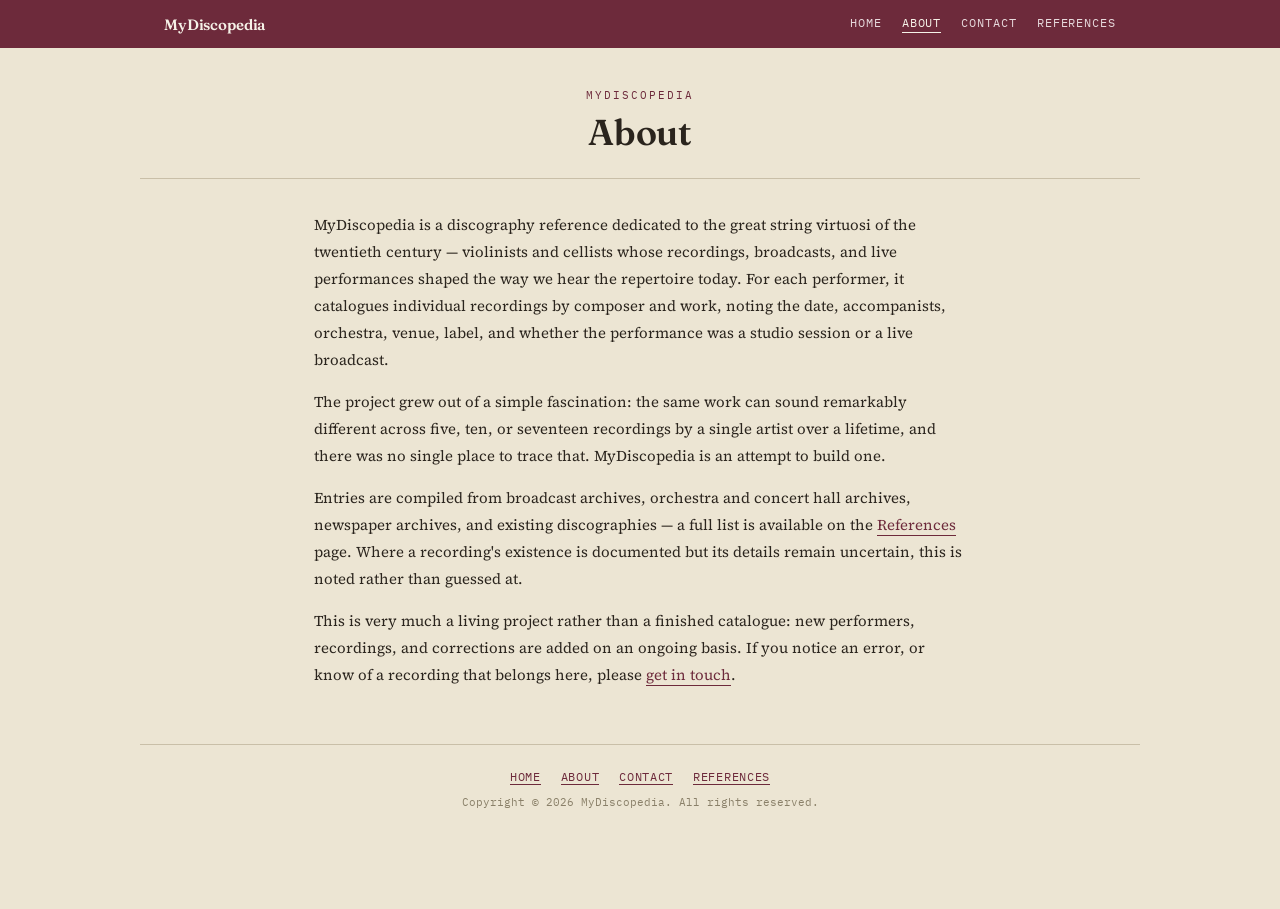
<file: docs/about.html>
<!DOCTYPE html>
<html lang="en">
<head>
<meta charset="UTF-8">
<meta name="viewport" content="width=device-width, initial-scale=1.0">
<meta name="robots" content="index, follow">
<meta name="description" content="About MyDiscopedia, a discography reference for 20th-century string virtuosi.">
<title>About — MyDiscopedia</title>
<link rel="preconnect" href="https://fonts.googleapis.com">
<link href="https://fonts.googleapis.com/css2?family=Fraunces:opsz,wght@9..144,500;9..144,600&family=Source+Serif+4:ital,wght@0,400;0,600;1,400&family=IBM+Plex+Mono:wght@400;500;600&display=swap" rel="stylesheet">
<link rel="stylesheet" href="assets/style.css">
</head>
<body>

<nav class="site-nav">
  <div class="site-nav-inner">
    <a class="site-nav-brand" href="index.html">MyDiscopedia</a>
    <div class="site-nav-links">
      <a href="index.html">Home</a>
      <a href="about.html" class="active">About</a>
      <a href="contact.html">Contact</a>
      <a href="references.html">References</a>
    </div>
  </div>
</nav>

<header>
  <div class="eyebrow">MyDiscopedia</div>
  <h1>About</h1>
</header>

<div class="page-content">
  <p>MyDiscopedia is a discography reference dedicated to the great string virtuosi of the twentieth century — violinists and cellists whose recordings, broadcasts, and live performances shaped the way we hear the repertoire today. For each performer, it catalogues individual recordings by composer and work, noting the date, accompanists, orchestra, venue, label, and whether the performance was a studio session or a live broadcast.</p>

  <p>The project grew out of a simple fascination: the same work can sound remarkably different across five, ten, or seventeen recordings by a single artist over a lifetime, and there was no single place to trace that. MyDiscopedia is an attempt to build one.</p>

  <p>Entries are compiled from broadcast archives, orchestra and concert hall archives, newspaper archives, and existing discographies — a full list is available on the <a href="references.html">References</a> page. Where a recording's existence is documented but its details remain uncertain, this is noted rather than guessed at.</p>

  <p>This is very much a living project rather than a finished catalogue: new performers, recordings, and corrections are added on an ongoing basis. If you notice an error, or know of a recording that belongs here, please <a href="contact.html">get in touch</a>.</p>
</div>

<footer class="site-footer">
  <div class="site-footer-links">
    <a href="index.html">Home</a>
    <a href="about.html">About</a>
    <a href="contact.html">Contact</a>
    <a href="references.html">References</a>
  </div>
  <div class="site-footer-copyright">
    Copyright &copy; <span class="copyright-year"></span> MyDiscopedia. All rights reserved.
  </div>
</footer>
<script>
  document.querySelectorAll('.copyright-year').forEach(function(el){
    el.textContent = new Date().getFullYear();
  });
</script>
<!-- Cloudflare Web Analytics --><script type='module' src='https://static.cloudflareinsights.com/beacon.min.js' data-cf-beacon='{"token": "b9a97dcd81da4359a59337e5ae99e20b"}'></script><!-- End Cloudflare Web Analytics -->

</body>
</html>
</file>
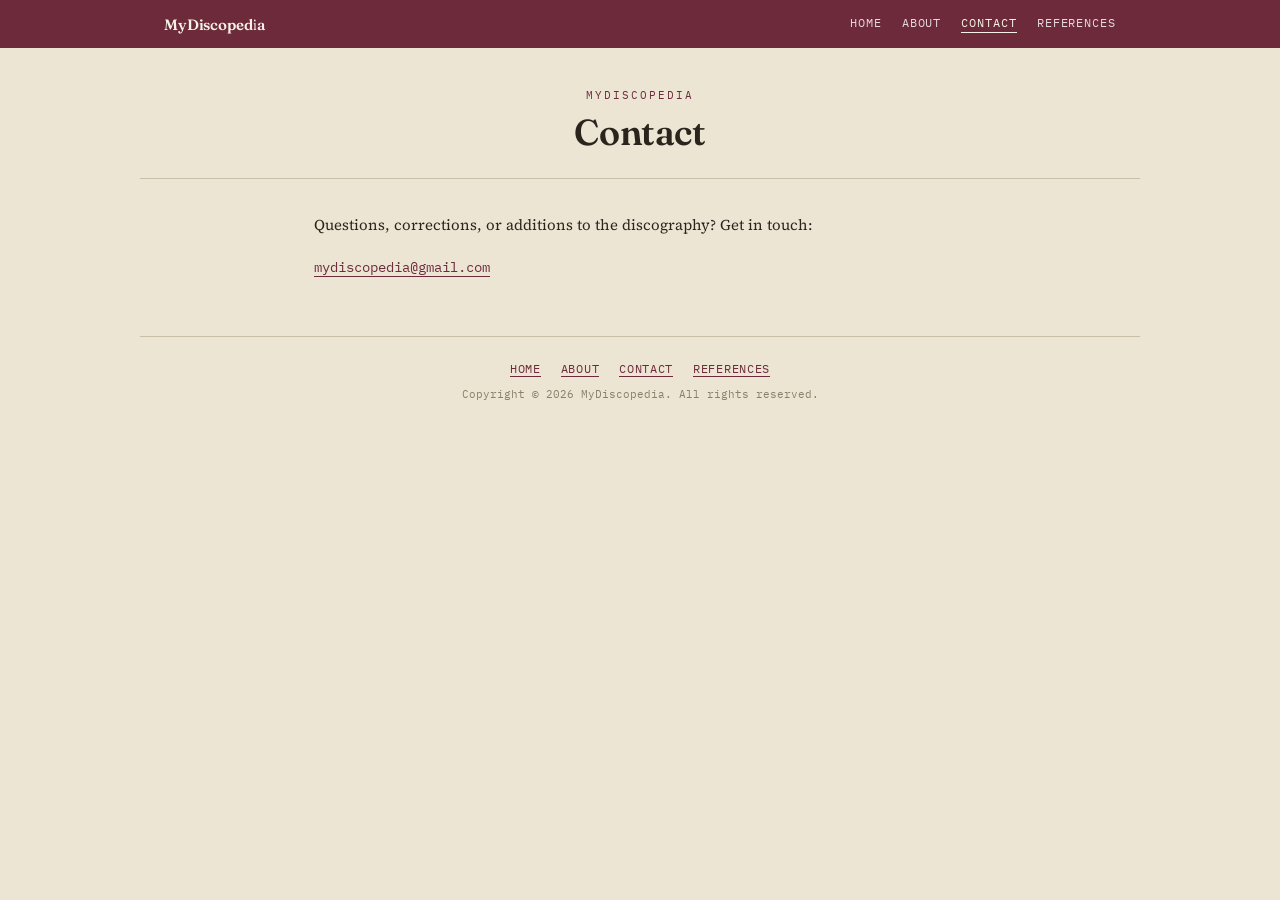
<file: docs/contact.html>
<!DOCTYPE html>
<html lang="en">
<head>
<meta charset="UTF-8">
<meta name="viewport" content="width=device-width, initial-scale=1.0">
<meta name="robots" content="index, follow">
<meta name="description" content="Contact MyDiscopedia with corrections, additions, or questions about the discography.">
<title>Contact — MyDiscopedia</title>
<link rel="preconnect" href="https://fonts.googleapis.com">
<link href="https://fonts.googleapis.com/css2?family=Fraunces:opsz,wght@9..144,500;9..144,600&family=Source+Serif+4:ital,wght@0,400;0,600;1,400&family=IBM+Plex+Mono:wght@400;500;600&display=swap" rel="stylesheet">
<link rel="stylesheet" href="assets/style.css">
</head>
<body>

<nav class="site-nav">
  <div class="site-nav-inner">
    <a class="site-nav-brand" href="index.html">MyDiscopedia</a>
    <div class="site-nav-links">
      <a href="index.html">Home</a>
      <a href="about.html">About</a>
      <a href="contact.html" class="active">Contact</a>
      <a href="references.html">References</a>
    </div>
  </div>
</nav>

<header>
  <div class="eyebrow">MyDiscopedia</div>
  <h1>Contact</h1>
</header>

<div class="page-content">
  <p>Questions, corrections, or additions to the discography? Get in touch:</p>
  <p><a class="contact-email" href="mailto:mydiscopedia@gmail.com">mydiscopedia@gmail.com</a></p>
</div>

<footer class="site-footer">
  <div class="site-footer-links">
    <a href="index.html">Home</a>
    <a href="about.html">About</a>
    <a href="contact.html">Contact</a>
    <a href="references.html">References</a>
  </div>
  <div class="site-footer-copyright">
    Copyright &copy; <span class="copyright-year"></span> MyDiscopedia. All rights reserved.
  </div>
</footer>
<script>
  document.querySelectorAll('.copyright-year').forEach(function(el){
    el.textContent = new Date().getFullYear();
  });
</script>
<!-- Cloudflare Web Analytics --><script type='module' src='https://static.cloudflareinsights.com/beacon.min.js' data-cf-beacon='{"token": "b9a97dcd81da4359a59337e5ae99e20b"}'></script><!-- End Cloudflare Web Analytics -->

</body>
</html>
</file>
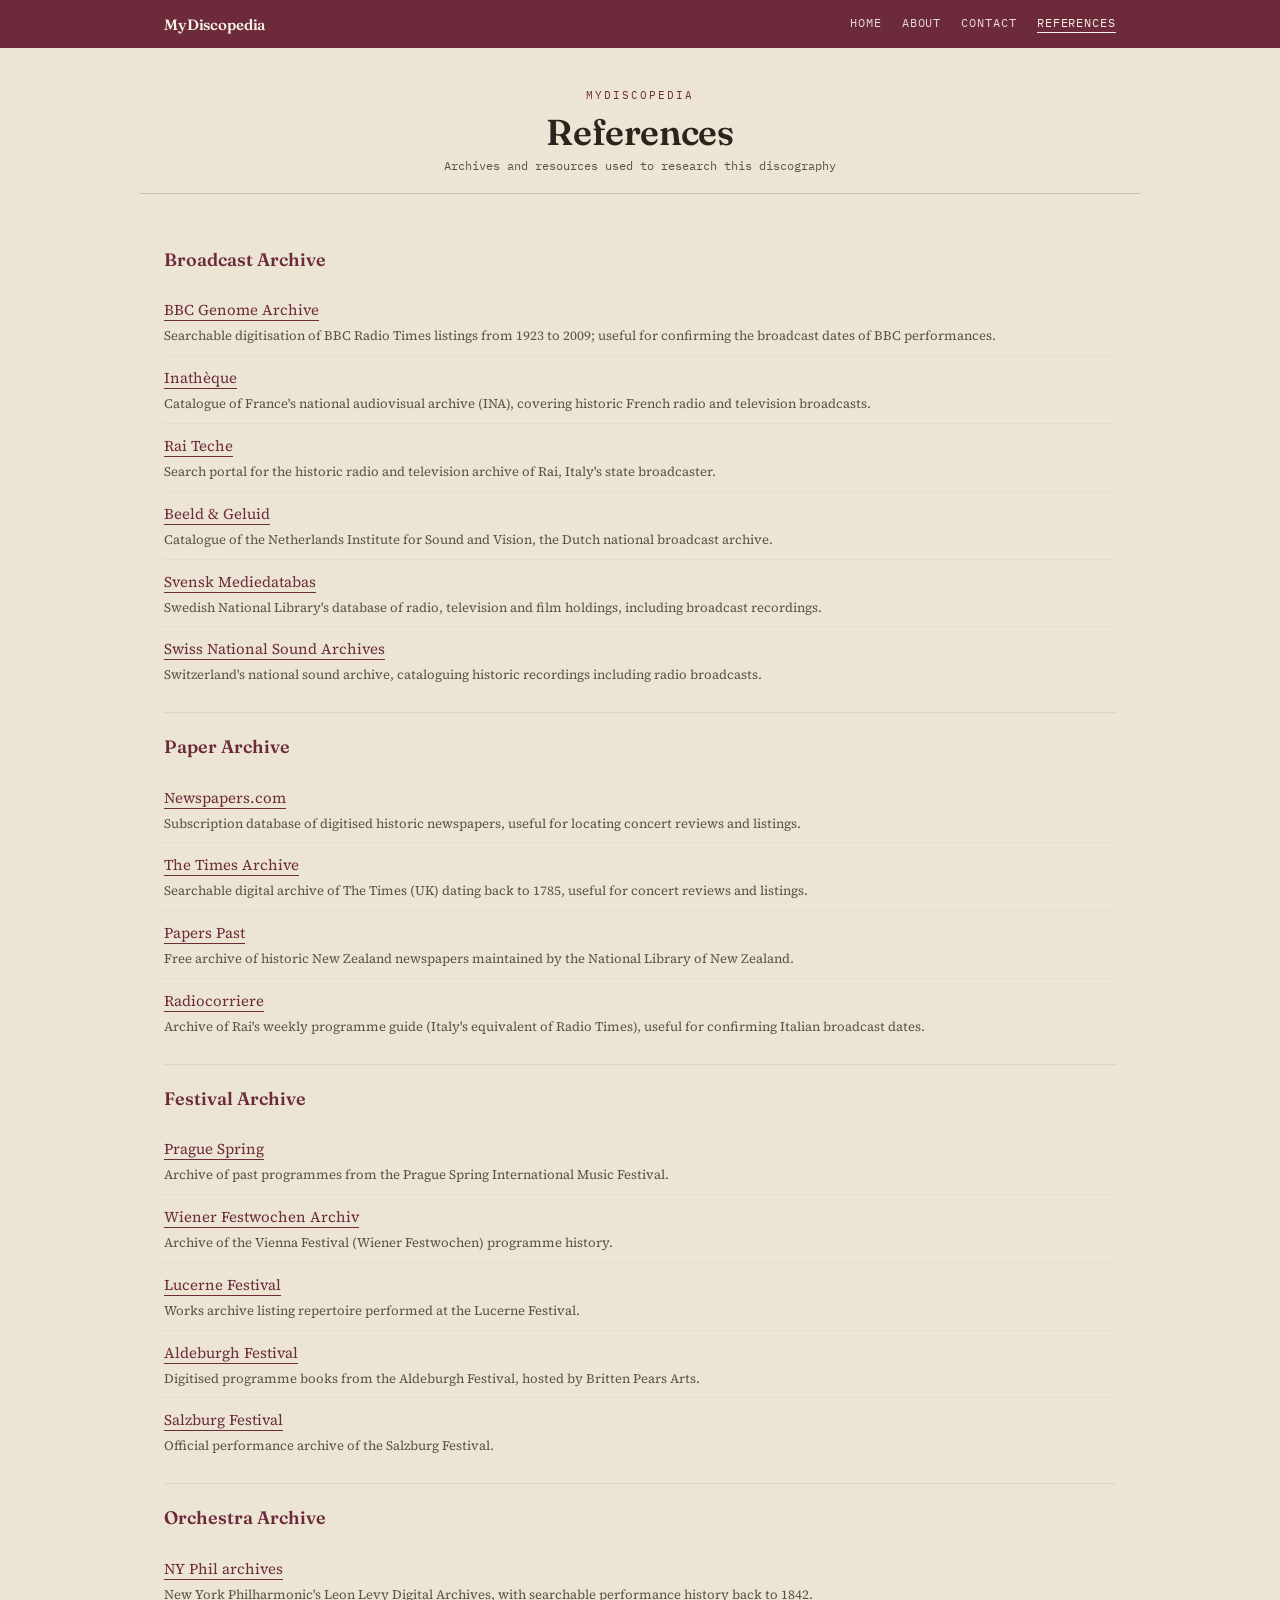
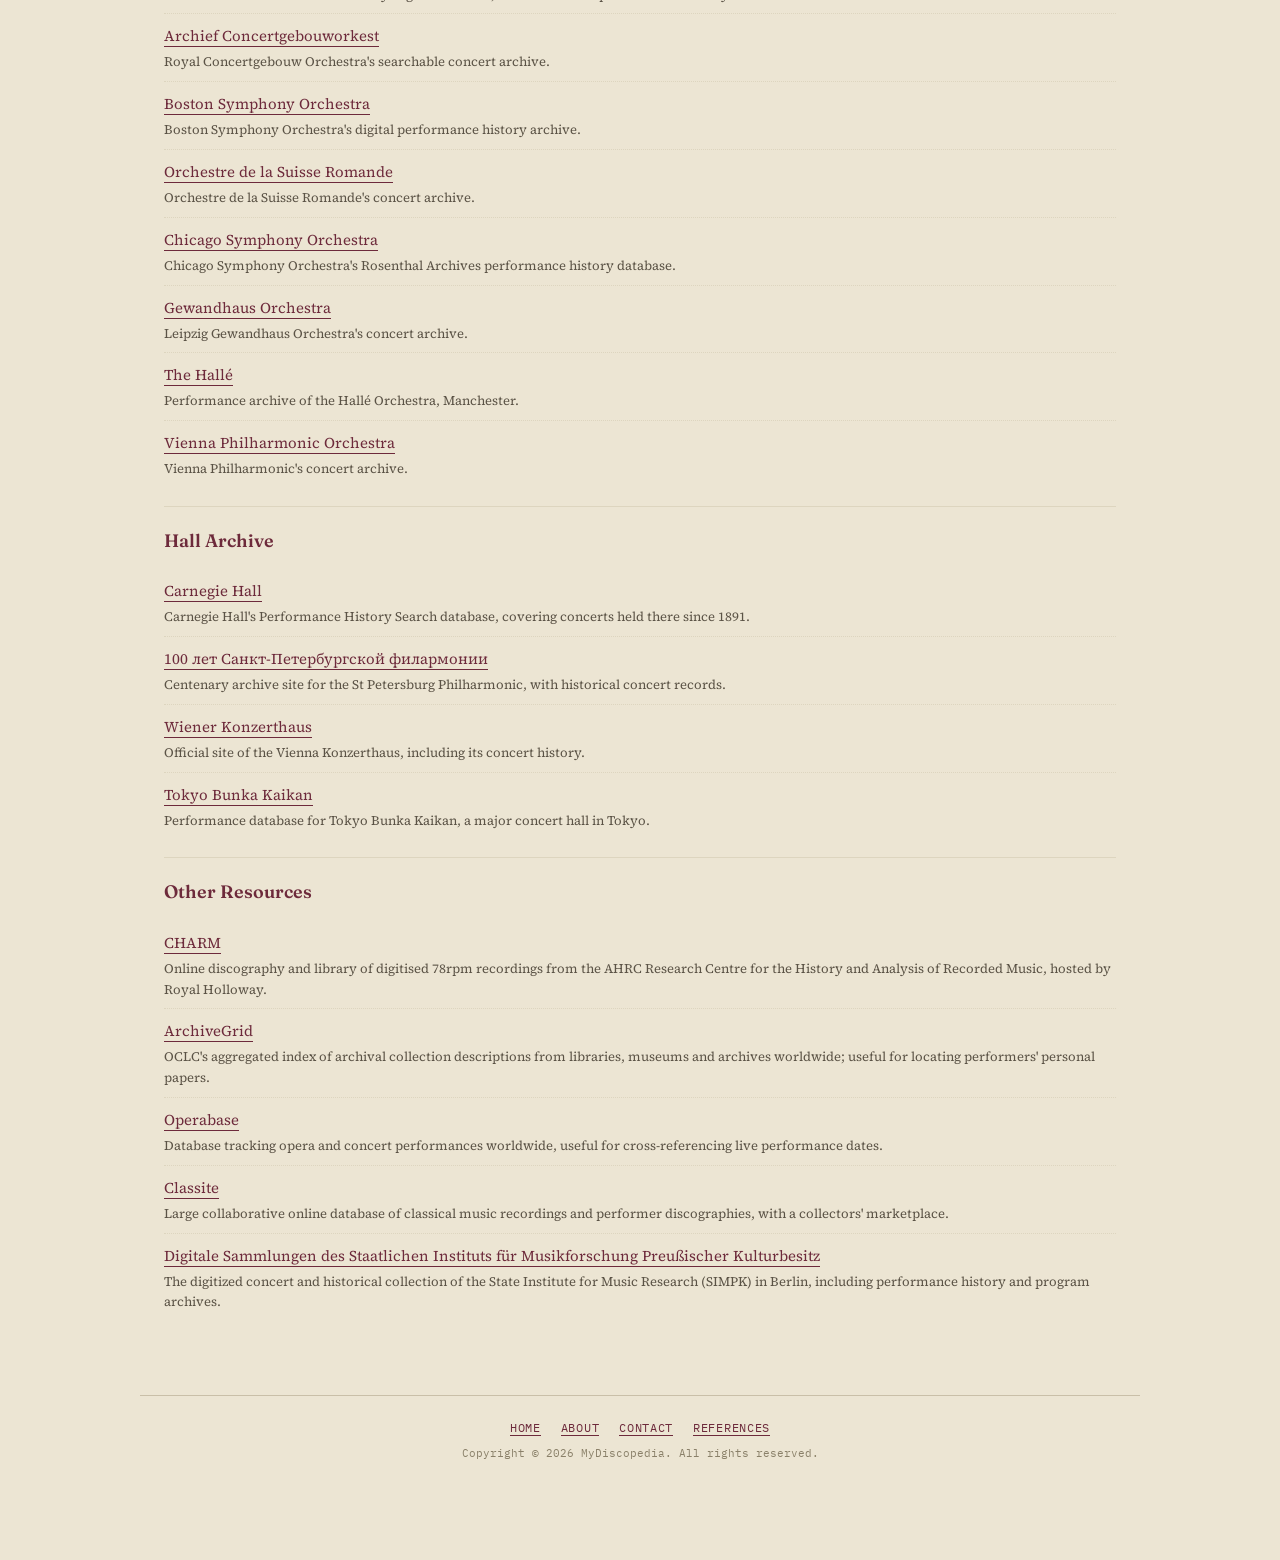
<file: docs/references.html>
<!DOCTYPE html>
<html lang="en">
<head>
<meta charset="UTF-8">
<meta name="viewport" content="width=device-width, initial-scale=1.0">
<meta name="robots" content="index, follow">
<meta name="description" content="Archives and resources used to research the MyDiscopedia discography, including broadcast archives, orchestra archives, and newspaper archives.">
<title>References — MyDiscopedia</title>
<link rel="preconnect" href="https://fonts.googleapis.com">
<link href="https://fonts.googleapis.com/css2?family=Fraunces:opsz,wght@9..144,500;9..144,600&family=Source+Serif+4:ital,wght@0,400;0,600;1,400&family=IBM+Plex+Mono:wght@400;500;600&display=swap" rel="stylesheet">
<link rel="stylesheet" href="assets/style.css">
</head>
<body>

<nav class="site-nav">
  <div class="site-nav-inner">
    <a class="site-nav-brand" href="index.html">MyDiscopedia</a>
    <div class="site-nav-links">
      <a href="index.html">Home</a>
      <a href="about.html">About</a>
      <a href="contact.html">Contact</a>
      <a href="references.html" class="active">References</a>
    </div>
  </div>
</nav>

<header>
  <div class="eyebrow">MyDiscopedia</div>
  <h1>References</h1>
  <div class="sub">Archives and resources used to research this discography</div>
</header>

<div class="page-content page-content--wide">
  <section class="ref-category">
    <h2 class="ref-category-title">Broadcast Archive</h2>
    <div class="ref-entry">
      <a class="ref-name" href="https://genome.ch.bbc.co.uk/" target="_blank" rel="noopener noreferrer">BBC Genome Archive</a>
      <div class="ref-desc">Searchable digitisation of BBC Radio Times listings from 1923 to 2009; useful for confirming the broadcast dates of BBC performances.</div>
    </div>
    <div class="ref-entry">
      <a class="ref-name" href="https://catalogue.ina.fr/" target="_blank" rel="noopener noreferrer">Inathèque</a>
      <div class="ref-desc">Catalogue of France's national audiovisual archive (INA), covering historic French radio and television broadcasts.</div>
    </div>
    <div class="ref-entry">
      <a class="ref-name" href="http://www.osn.teche.rai.it/Search.aspx?lang=en" target="_blank" rel="noopener noreferrer">Rai Teche</a>
      <div class="ref-desc">Search portal for the historic radio and television archive of Rai, Italy's state broadcaster.</div>
    </div>
    <div class="ref-entry">
      <a class="ref-name" href="https://zoeken.beeldengeluid.nl/" target="_blank" rel="noopener noreferrer">Beeld & Geluid</a>
      <div class="ref-desc">Catalogue of the Netherlands Institute for Sound and Vision, the Dutch national broadcast archive.</div>
    </div>
    <div class="ref-entry">
      <a class="ref-name" href="https://smdb.kb.se/" target="_blank" rel="noopener noreferrer">Svensk Mediedatabas</a>
      <div class="ref-desc">Swedish National Library's database of radio, television and film holdings, including broadcast recordings.</div>
    </div>
    <div class="ref-entry">
      <a class="ref-name" href="http://www.fonoteca.ch/" target="_blank" rel="noopener noreferrer">Swiss National Sound Archives</a>
      <div class="ref-desc">Switzerland's national sound archive, cataloguing historic recordings including radio broadcasts.</div>
    </div>
  </section>
  <section class="ref-category">
    <h2 class="ref-category-title">Paper Archive</h2>
    <div class="ref-entry">
      <a class="ref-name" href="https://www.newspapers.com/" target="_blank" rel="noopener noreferrer">Newspapers.com</a>
      <div class="ref-desc">Subscription database of digitised historic newspapers, useful for locating concert reviews and listings.</div>
    </div>
    <div class="ref-entry">
      <a class="ref-name" href="https://www.thetimes.com/archive" target="_blank" rel="noopener noreferrer">The Times Archive</a>
      <div class="ref-desc">Searchable digital archive of The Times (UK) dating back to 1785, useful for concert reviews and listings.</div>
    </div>
    <div class="ref-entry">
      <a class="ref-name" href="https://paperspast.natlib.govt.nz/newspapers" target="_blank" rel="noopener noreferrer">Papers Past</a>
      <div class="ref-desc">Free archive of historic New Zealand newspapers maintained by the National Library of New Zealand.</div>
    </div>
    <div class="ref-entry">
      <a class="ref-name" href="http://www.radiocorriere.teche.rai.it/Archivio.aspx" target="_blank" rel="noopener noreferrer">Radiocorriere</a>
      <div class="ref-desc">Archive of Rai's weekly programme guide (Italy's equivalent of Radio Times), useful for confirming Italian broadcast dates.</div>
    </div>
  </section>
  <section class="ref-category">
    <h2 class="ref-category-title">Festival Archive</h2>
    <div class="ref-entry">
      <a class="ref-name" href="https://festival.cz/en/about-us/festival-events-archive/" target="_blank" rel="noopener noreferrer">Prague Spring</a>
      <div class="ref-desc">Archive of past programmes from the Prague Spring International Music Festival.</div>
    </div>
    <div class="ref-entry">
      <a class="ref-name" href="https://archiv.festwochen.at/" target="_blank" rel="noopener noreferrer">Wiener Festwochen Archiv</a>
      <div class="ref-desc">Archive of the Vienna Festival (Wiener Festwochen) programme history.</div>
    </div>
    <div class="ref-entry">
      <a class="ref-name" href="https://442hz.com/de/ensembles/Lucerne_Festival/werkarchiv/" target="_blank" rel="noopener noreferrer">Lucerne Festival</a>
      <div class="ref-desc">Works archive listing repertoire performed at the Lucerne Festival.</div>
    </div>
    <div class="ref-entry">
      <a class="ref-name" href="https://www.brittenpearsarts.org/aldeburgh-festival-of-music-and-the-arts-festival-programme-books" target="_blank" rel="noopener noreferrer">Aldeburgh Festival</a>
      <div class="ref-desc">Digitised programme books from the Aldeburgh Festival, hosted by Britten Pears Arts.</div>
    </div>
    <div class="ref-entry">
      <a class="ref-name" href="https://www.salzburgerfestspiele.at/en/archive" target="_blank" rel="noopener noreferrer">Salzburg Festival</a>
      <div class="ref-desc">Official performance archive of the Salzburg Festival.</div>
    </div>
  </section>
  <section class="ref-category">
    <h2 class="ref-category-title">Orchestra Archive</h2>
    <div class="ref-entry">
      <a class="ref-name" href="https://archives.nyphil.org/" target="_blank" rel="noopener noreferrer">NY Phil archives</a>
      <div class="ref-desc">New York Philharmonic's Leon Levy Digital Archives, with searchable performance history back to 1842.</div>
    </div>
    <div class="ref-entry">
      <a class="ref-name" href="https://archief.concertgebouworkest.nl/en/archive/search/" target="_blank" rel="noopener noreferrer">Archief Concertgebouworkest</a>
      <div class="ref-desc">Royal Concertgebouw Orchestra's searchable concert archive.</div>
    </div>
    <div class="ref-entry">
      <a class="ref-name" href="https://archives.bso.org/" target="_blank" rel="noopener noreferrer">Boston Symphony Orchestra</a>
      <div class="ref-desc">Boston Symphony Orchestra's digital performance history archive.</div>
    </div>
    <div class="ref-entry">
      <a class="ref-name" href="https://www.osr.ch/en/concerts-tickets/archives" target="_blank" rel="noopener noreferrer">Orchestre de la Suisse Romande</a>
      <div class="ref-desc">Orchestre de la Suisse Romande's concert archive.</div>
    </div>
    <div class="ref-entry">
      <a class="ref-name" href="https://oldtheodore.cso.org/" target="_blank" rel="noopener noreferrer">Chicago Symphony Orchestra</a>
      <div class="ref-desc">Chicago Symphony Orchestra's Rosenthal Archives performance history database.</div>
    </div>
    <div class="ref-entry">
      <a class="ref-name" href="https://www.gewandhausorchester.de/en/archive/" target="_blank" rel="noopener noreferrer">Gewandhaus Orchestra</a>
      <div class="ref-desc">Leipzig Gewandhaus Orchestra's concert archive.</div>
    </div>
    <div class="ref-entry">
      <a class="ref-name" href="https://archive.halle.co.uk/" target="_blank" rel="noopener noreferrer">The Hallé</a>
      <div class="ref-desc">Performance archive of the Hallé Orchestra, Manchester.</div>
    </div>
    <div class="ref-entry">
      <a class="ref-name" href="https://www.wienerphilharmoniker.at/en/konzert-archiv" target="_blank" rel="noopener noreferrer">Vienna Philharmonic Orchestra</a>
      <div class="ref-desc">Vienna Philharmonic's concert archive.</div>
    </div>
  </section>
  <section class="ref-category">
    <h2 class="ref-category-title">Hall Archive</h2>
    <div class="ref-entry">
      <a class="ref-name" href="https://www.carnegiehall.org/About/History/Performance-History-Search" target="_blank" rel="noopener noreferrer">Carnegie Hall</a>
      <div class="ref-desc">Carnegie Hall's Performance History Search database, covering concerts held there since 1891.</div>
    </div>
    <div class="ref-entry">
      <a class="ref-name" href="https://100philharmonia.spb.ru/" target="_blank" rel="noopener noreferrer">100 лет Санкт-Петербургской филармонии</a>
      <div class="ref-desc">Centenary archive site for the St Petersburg Philharmonic, with historical concert records.</div>
    </div>
    <div class="ref-entry">
      <a class="ref-name" href="https://konzerthaus.at/en" target="_blank" rel="noopener noreferrer">Wiener Konzerthaus</a>
      <div class="ref-desc">Official site of the Vienna Konzerthaus, including its concert history.</div>
    </div>
    <div class="ref-entry">
      <a class="ref-name" href="https://i.t-bunka.jp/" target="_blank" rel="noopener noreferrer">Tokyo Bunka Kaikan</a>
      <div class="ref-desc">Performance database for Tokyo Bunka Kaikan, a major concert hall in Tokyo.</div>
    </div>
  </section>
  <section class="ref-category">
    <h2 class="ref-category-title">Other Resources</h2>
    <div class="ref-entry">
      <a class="ref-name" href="https://charm.rhul.ac.uk/index.html" target="_blank" rel="noopener noreferrer">CHARM</a>
      <div class="ref-desc">Online discography and library of digitised 78rpm recordings from the AHRC Research Centre for the History and Analysis of Recorded Music, hosted by Royal Holloway.</div>
    </div>
    <div class="ref-entry">
      <a class="ref-name" href="https://researchworks.oclc.org/archivegrid/" target="_blank" rel="noopener noreferrer">ArchiveGrid</a>
      <div class="ref-desc">OCLC's aggregated index of archival collection descriptions from libraries, museums and archives worldwide; useful for locating performers' personal papers.</div>
    </div>
    <div class="ref-entry">
      <a class="ref-name" href="https://www.operabase.com/en" target="_blank" rel="noopener noreferrer">Operabase</a>
      <div class="ref-desc">Database tracking opera and concert performances worldwide, useful for cross-referencing live performance dates.</div>
    </div>
    <div class="ref-entry">
      <a class="ref-name" href="https://classite.com/" target="_blank" rel="noopener noreferrer">Classite</a>
      <div class="ref-desc">Large collaborative online database of classical music recordings and performer discographies, with a collectors' marketplace.</div>
    </div>
    <div class="ref-entry">
      <a class="ref-name" href="https://digital.sim.spk-berlin.de/viewer/index/" target="_blank" rel="noopener noreferrer">Digitale Sammlungen des Staatlichen Instituts für Musikforschung Preußischer Kulturbesitz</a>
      <div class="ref-desc">The digitized concert and historical collection of the State Institute for Music Research (SIMPK) in Berlin, including performance history and program archives.</div>
    </div>
  </section>
</div>

<footer class="site-footer">
  <div class="site-footer-links">
    <a href="index.html">Home</a>
    <a href="about.html">About</a>
    <a href="contact.html">Contact</a>
    <a href="references.html">References</a>
  </div>
  <div class="site-footer-copyright">
    Copyright &copy; <span class="copyright-year"></span> MyDiscopedia. All rights reserved.
  </div>
</footer>
<script>
  document.querySelectorAll('.copyright-year').forEach(function(el){
    el.textContent = new Date().getFullYear();
  });
</script>
<!-- Cloudflare Web Analytics --><script type='module' src='https://static.cloudflareinsights.com/beacon.min.js' data-cf-beacon='{"token": "b9a97dcd81da4359a59337e5ae99e20b"}'></script><!-- End Cloudflare Web Analytics -->

</body>
</html>
</file>
<file: docs/assets/style.css>
:root{
  --paper: #ece5d3;
  --paper-card: #f6f2e8;
  --ink: #2a241d;
  --ink-soft: #5b5346;
  --ink-faint: #8a8069;
  --rule: #c9bfa8;
  --rule-light: #ddd5bf;
  --wine: #6d2a3b;
  --live-bg: #6d2a3b;
}
*{box-sizing:border-box;}
body{
  margin:0;
  background:var(--paper);
  color:var(--ink);
  font-family:"Source Serif 4", serif;
  padding:0 0 80px;
}
a{color:inherit;}
header{
  max-width:1000px;
  margin:0 auto;
  padding:40px 24px 20px;
  text-align:center;
  border-bottom:1px solid var(--rule);
}
.eyebrow{
  font-family:"IBM Plex Mono", monospace;
  font-size:11px;
  letter-spacing:0.18em;
  text-transform:uppercase;
  color:var(--wine);
}
h1{
  font-family:"Fraunces", serif;
  font-weight:600;
  font-size:36px;
  margin:8px 0 4px;
  letter-spacing:-0.01em;
}
.sub{
  font-family:"IBM Plex Mono", monospace;
  font-size:12px;
  color:var(--ink-soft);
}
.back-link{
  display:inline-block;
  margin-top:10px;
  font-family:"IBM Plex Mono", monospace;
  font-size:11px;
  color:var(--wine);
  text-decoration:none;
  border-bottom:1px solid var(--wine);
}
.toolbar{
  max-width:1000px;
  margin:0 auto;
  padding:18px 24px 0;
  display:flex;
  flex-wrap:wrap;
  gap:12px;
  align-items:flex-end;
  position:sticky;
  top:48px;
  background:var(--paper);
  z-index:10;
  padding-bottom:14px;
  border-bottom:1px solid var(--rule-light);
}
.toolbar-fields{
  display:flex;
  flex-wrap:wrap;
  gap:12px;
  align-items:flex-end;
}
.menu-toggle{
  display:none;
  font-family:"IBM Plex Mono", monospace;
  font-size:12px;
  letter-spacing:0.06em;
  text-transform:uppercase;
  background:var(--paper-card);
  color:var(--ink);
  border:1px solid var(--rule);
  border-radius:2px;
  padding:8px 12px;
  cursor:pointer;
}
.menu-toggle:hover{border-color:var(--wine);}
.field{display:flex;flex-direction:column;gap:4px;}
.field label{
  font-family:"IBM Plex Mono", monospace;
  font-size:10px;
  letter-spacing:0.1em;
  text-transform:uppercase;
  color:var(--ink-soft);
}
select, input[type=text]{
  font-family:"Source Serif 4", serif;
  font-size:13.5px;
  padding:6px 9px;
  background:var(--paper-card);
  border:1px solid var(--rule);
  border-radius:2px;
  color:var(--ink);
}
select{min-width:150px;}
input[type=text]{min-width:220px;}
select:focus, input:focus{outline:2px solid var(--wine); outline-offset:1px;}
.count{
  font-family:"IBM Plex Mono", monospace;
  font-size:11px;
  color:var(--ink-soft);
  margin-left:auto;
  align-self:center;
  white-space:nowrap;
}
.list{
  max-width:1000px;
  margin:0 auto;
  padding:0 24px;
}
.composer-head{
  display:flex;
  align-items:center;
  justify-content:space-between;
  width:100%;
  font-family:"Fraunces", serif;
  font-weight:600;
  font-size:20px;
  margin:14px 0 0;
  padding:10px 2px;
  border:none;
  border-bottom:1px solid var(--rule);
  background:none;
  color:var(--ink);
  cursor:pointer;
  text-align:left;
}
.composer-head:hover{
  color:var(--wine);
}
.composer-arrow{
  font-size:14px;
  color:var(--ink-faint);
  transition:transform 0.15s ease;
  flex-shrink:0;
  margin-left:12px;
}
.composer-head.expanded .composer-arrow{
  transform:rotate(180deg);
  color:var(--wine);
}
.composer-section{
  display:none;
  padding-bottom:6px;
}
.composer-section.open{
  display:block;
}
.date-session{
  display:grid;
  grid-template-columns:170px 1fr;
  gap:16px;
  padding:12px 0;
  border-bottom:1px dotted var(--rule-light);
}
.date-session:last-child{
  border-bottom:none;
}
.ds-when{
  padding-top:2px;
}
.ds-date{
  font-family:"IBM Plex Mono", monospace;
  font-size:12.5px;
  color:var(--wine);
  overflow-wrap:anywhere;
}
.ds-loc{
  font-size:12.5px;
  color:var(--ink-faint);
  margin-top:2px;
}
.ds-list{
  margin:0;
  padding:0;
  list-style:none;
}
.ds-list li{
  font-size:13px;
  line-height:1.6;
  padding:3px 0;
  position:relative;
  padding-left:14px;
}
.ds-list li::before{
  content:"\2013";
  position:absolute;
  left:0;
  color:var(--rule);
}
.ds-work{
  color:var(--ink);
  font-weight:600;
}
.ds-acc{
  color:var(--ink-soft);
}
.ds-acc .orch{
  font-style:italic;
}
.work-group{
  padding:10px 0 8px;
  border-bottom:1px dotted var(--rule-light);
}
.work-title-row{
  display:flex;
  align-items:baseline;
  gap:8px;
  flex-wrap:wrap;
  margin-bottom:4px;
}
.work-title{
  font-weight:600;
  font-size:15px;
}
.work-count{
  font-family:"IBM Plex Mono", monospace;
  font-size:10.5px;
  color:var(--paper-card);
  background:var(--ink-faint);
  padding:1px 7px;
  border-radius:10px;
}
.work-count.multi{
  background:var(--wine);
}
.rec-row{
  display:grid;
  grid-template-columns:88px 52px 1.3fr 1fr 130px;
  gap:10px;
  align-items:start;
  padding:6px 0;
  border-bottom:1px dotted var(--rule-light);
  font-size:13px;
  line-height:1.5;
}
.rec-row:last-child{
  border-bottom:none;
}
.rec-row .cell{
  overflow:visible;
  text-overflow:clip;
  white-space:normal;
  overflow-wrap:anywhere;
}
.rec-row .cell-date{
  font-family:"IBM Plex Mono", monospace;
  font-size:11.5px;
  color:var(--wine);
}
.rec-row .cell-performers{
  color:var(--ink);
}
.rec-row .cell-performers .orch{
  color:var(--ink-soft);
  font-style:italic;
}
.rec-row .cell-location{
  color:var(--ink-faint);
  font-size:12.5px;
}
.rec-row .cell-labelcol{
  font-family:"IBM Plex Mono", monospace;
  font-size:10.5px;
  color:var(--ink-soft);
  text-align:right;
}
.rec-row .label-released{
  font-weight:600;
  color:var(--ink);
}
.rec-row .cell-label{
  display:none;
}
.live-mark{
  font-family:"IBM Plex Mono", monospace;
  font-size:9.5px;
  color:#fff;
  background:var(--live-bg);
  padding:0 5px;
  border-radius:2px;
}
.empty{
  text-align:center;
  padding:60px 20px;
  color:var(--ink-soft);
  font-family:"IBM Plex Mono", monospace;
  font-size:13px;
}

/* index / performer-directory page */
.performer-grid{
  max-width:1000px;
  margin:36px auto 0;
  padding:0 24px;
  display:grid;
  grid-template-columns:repeat(auto-fill, minmax(220px, 1fr));
  gap:14px;
}
.performer-card{
  display:block;
  background:var(--paper-card);
  border:1px solid var(--rule);
  border-radius:4px;
  padding:18px 18px 16px;
  text-decoration:none;
  transition:border-color 0.15s ease;
}
.performer-card:hover{
  border-color:var(--wine);
}
.performer-card .name{
  font-family:"Fraunces", serif;
  font-weight:600;
  font-size:18px;
  margin-bottom:6px;
}
.performer-card .meta{
  font-family:"IBM Plex Mono", monospace;
  font-size:11px;
  color:var(--ink-soft);
}

/* site-wide nav + footer */
.site-nav{
  background:var(--wine);
  position:sticky;
  top:0;
  z-index:30;
}
.site-nav-inner{
  max-width:1000px;
  margin:0 auto;
  height:48px;
  padding:0 24px;
  display:flex;
  align-items:center;
  justify-content:space-between;
  flex-wrap:wrap;
  gap:10px;
}
.site-nav-brand{
  font-family:"Fraunces", serif;
  font-weight:600;
  font-size:15px;
  color:var(--paper-card);
  text-decoration:none;
  letter-spacing:-0.01em;
}
.site-nav-links{
  display:flex;
  gap:20px;
}
.site-nav-links a{
  font-family:"IBM Plex Mono", monospace;
  font-size:11.5px;
  letter-spacing:0.08em;
  text-transform:uppercase;
  color:#e7d9dc;
  text-decoration:none;
  padding-bottom:2px;
  border-bottom:1px solid transparent;
}
.site-nav-links a:hover{
  color:var(--paper-card);
}
.site-nav-links a.active{
  color:var(--paper-card);
  border-bottom-color:var(--paper-card);
}
.site-footer{
  max-width:1000px;
  margin:56px auto 0;
  padding:24px 24px 0;
  border-top:1px solid var(--rule);
  display:flex;
  flex-direction:column;
  align-items:center;
  gap:10px;
  text-align:center;
}
.site-footer-links{
  display:flex;
  gap:20px;
}
.site-footer-links a{
  font-family:"IBM Plex Mono", monospace;
  font-size:11.5px;
  letter-spacing:0.06em;
  text-transform:uppercase;
  color:var(--wine);
  text-decoration:none;
  border-bottom:1px solid var(--wine);
}
.site-footer-copyright{
  font-family:"IBM Plex Mono", monospace;
  font-size:10.5px;
  color:var(--ink-faint);
  padding-bottom:20px;
}
.page-content{
  max-width:700px;
  margin:32px auto 0;
  padding:0 24px;
  font-size:15px;
  line-height:1.8;
}
.page-content p + p{
  margin-top:1em;
}
.page-content a{
  color:var(--wine);
  border-bottom:1px solid var(--wine);
  text-decoration:none;
}
.page-content a:hover{
  color:var(--ink);
  border-bottom-color:var(--ink);
}
.contact-email{
  font-family:"IBM Plex Mono", monospace;
  font-size:14px;
  color:var(--wine);
  border-bottom:1px solid var(--wine);
  text-decoration:none;
}

/* references page */
.page-content--wide{
  max-width:1000px;
}
.ref-category{
  padding:18px 0;
  border-bottom:1px solid var(--rule-light);
}
.ref-category:last-child{
  border-bottom:none;
}
.ref-category-title{
  font-family:"Fraunces", serif;
  font-weight:600;
  font-size:18px;
  margin:0 0 12px;
  color:var(--wine);
}
.ref-entry{
  padding:8px 0;
  border-top:1px dotted var(--rule-light);
}
.ref-entry:first-of-type{
  border-top:none;
}
.ref-name{
  font-size:15px;
  color:var(--ink);
  text-decoration:none;
  border-bottom:1px solid var(--rule);
}
.ref-name:hover{
  border-bottom-color:var(--wine);
  color:var(--wine);
}
.ref-desc{
  margin-top:3px;
  font-size:13px;
  color:var(--ink-soft);
  line-height:1.6;
}

@media (max-width:640px){
  h1{font-size:28px;}
  .count{margin-left:0;}
  .rec-line{padding:4px 0;}
}

@media (max-width:700px){
  .date-session{
    grid-template-columns:1fr;
    gap:4px;
  }
  .rec-row{
    display:flex;
    flex-wrap:wrap;
    align-items:baseline;
    row-gap:2px;
    column-gap:8px;
    padding:8px 0;
  }
  .rec-row .cell{
    overflow:visible;
    text-overflow:clip;
    white-space:normal;
    overflow-wrap:anywhere;
  }
  .rec-row .cell-date,
  .rec-row .cell-type{
    flex:0 0 auto;
  }
  .rec-row .cell-performers,
  .rec-row .cell-location,
  .rec-row .cell-labelcol{
    flex:1 0 100%;
  }
  .rec-row .cell-label{
    display:inline;
    font-family:"IBM Plex Mono", monospace;
    font-size:9.5px;
    letter-spacing:0.06em;
    text-transform:uppercase;
    color:var(--ink-faint);
    margin-right:6px;
  }
  .rec-row .cell-type .cell-label{
    display:none;
  }
  .rec-row .cell-labelcol{
    text-align:left;
  }
  .rec-row .cell-type:not(:has(.live-mark)){
    display:none;
  }
  .toolbar{
    flex-direction:column;
    align-items:stretch;
    gap:0;
  }
  .menu-toggle{
    display:block;
    width:100%;
    text-align:left;
  }
  .toolbar-fields{
    display:none;
    flex-direction:column;
    align-items:stretch;
    gap:12px;
    margin-top:12px;
  }
  .toolbar-fields.open{
    display:flex;
  }
  .toolbar-fields select,
  .toolbar-fields input[type=text]{
    min-width:0;
    width:100%;
  }
  .count{
    margin-top:8px;
    margin-left:0;
  }
}

@media (max-width:480px){
  .site-nav-brand{
    display:none;
  }
  .site-nav-inner{
    justify-content:center;
  }
  .site-nav-links{
    gap:14px;
  }
  .site-nav-links a{
    font-size:10.5px;
  }
}
</file>
